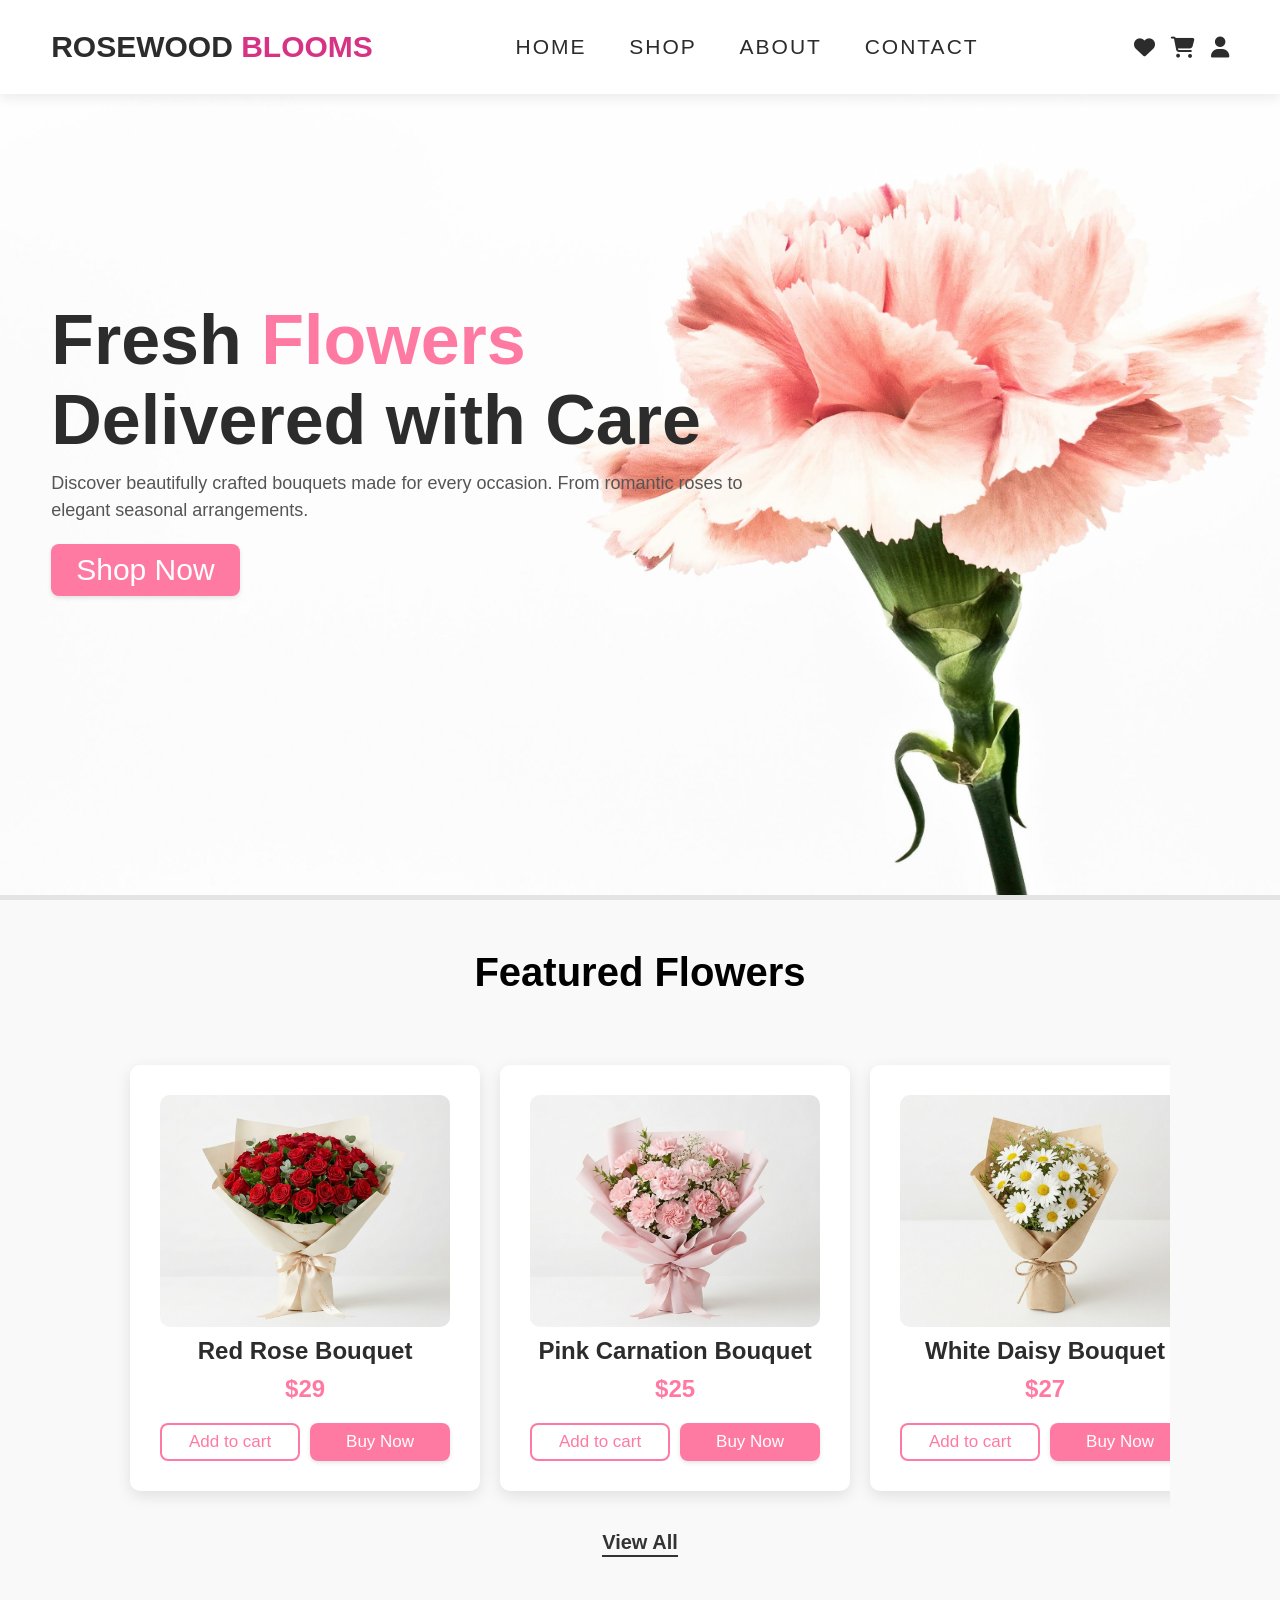
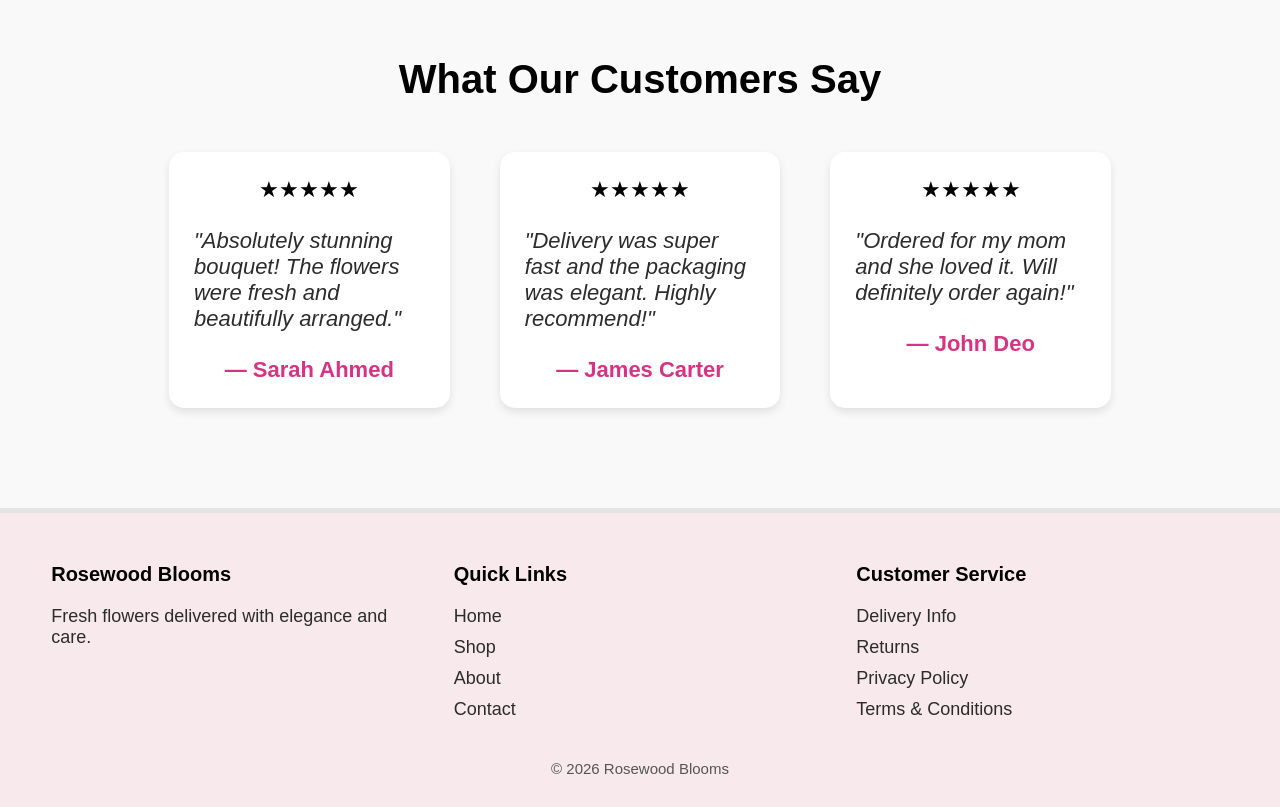
<file: index.html>
<!DOCTYPE html>
<html lang="en">
<head>
  <meta charset="UTF-8">
  <meta name="viewport" content="width=device-width, initial-scale=1.0">
  <title>Rosewood Blooms</title>

  <link rel="stylesheet" href="css/style.css">
  <link rel="stylesheet" href="css/responsive.css">

  <link rel="stylesheet" href="https://cdnjs.cloudflare.com/ajax/libs/font-awesome/6.5.0/css/all.min.css">

</head>
<body>
 
  <!-- header section start -->

  <header>

    <input type="checkbox" name="" id="toggler">
    <label for="toggler" class="fas fa-bars"></label>

    <a href="index.html" class="logo">ROSEWOOD <span>BLOOMS</span></a>

    <nav class="navbar">
      <a href="index.html">HOME</a>
      <a href="shop.html">SHOP</a>
      <a href="about.html">ABOUT</a>
      <a href="contact.html">CONTACT</a>
    </nav>

    <div class="icons">
      <a href="#" class="fas fa-heart"></a>
      <a href="#" class="fas fa-shopping-cart" id="cartIcon"><span class="item-count"></span></a>
      <a href="#" class="fas fa-user" id="userIcon"></a>

      <div class="dropdown-menu" id="dropdownMenu">
        <a href="account.html">Login</a>
        <a href="account.html">Register</a>
        <!-- <a href="#">Account</a>
        <a href="#">Logout</a> -->
      </div>
    </div>

  </header>

  <!-- header section end -->

  <!-- cart drawer section start -->

  <div class="cart">
    <h2 class="cart-title">Your Cart</h2>
    <div class="cart-content"> 
      <!-- <div class="cart-box">
        <img src="images/products/cherry-blossom-style-bouquet.png" alt="" class="cart-img">
        <div class="cart-detail">
          <h2 class="cart-product-title">Cherry blossom</h2>
          <span class="cart-price">$100</span>
          <div class="cart-quantity">
            <button id="decrement">-</button>
            <span class="number">1</span>
            <button id="increment">+</button>
          </div>
        </div>
        <i class="fa fa-trash cart-remove"></i>
      </div> -->     
    </div>
    <div class="total">
      <div class="total-title">Total</div>
      <div class="total-price">$0</div>
    </div>
    <button class="btn-buy">Buy Now</button>
    <i class="fa fa-window-close" id="cart-close"></i>
  </div>

  <!-- cart drawer section end -->

  <!-- home section start -->

  <section class="home" id="home">

    <div class="content">
      <h3>Fresh <span>Flowers</span><br>Delivered with Care</h3>
      <p>
        Discover beautifully crafted bouquets made for every occasion.
        From romantic roses to elegant seasonal arrangements.
      </p>
      <a href="#" class="btn">Shop Now</a>
    </div>

  </section>

  <!-- home section end -->

  <!-- featured section start -->
  
  <section class="featured">
    <div class="featured-container">
      <h1>Featured Flowers</h1>
      <div id="featured-products"   class="product-grid"></div>
      <a href="shop.html" class="view-all">View All</a>
    </div>
  </section>

  <!-- featured section end -->

  <!-- review section start -->

  <section class="reviews" id="reviews">

    <h1>What Our Customers Say</h1>

    <div class="review-container">
      <div class="review-card">
        <div class="stars">★★★★★</div>
        <p>"Absolutely stunning bouquet! The flowers were fresh and beautifully arranged."</p>
        <h4>— Sarah Ahmed</h4>
      </div> 
      <div class="review-card">
        <div class="stars">★★★★★</div>
        <p>"Delivery was super fast and the packaging was elegant. Highly recommend!"</p>
        <h4>— James Carter</h4>
      </div> 
      <div class="review-card">
        <div class="stars">★★★★★</div>
        <p>"Ordered for my mom and she loved it. Will definitely order again!"</p>
        <h4>— John Deo</h4>
      </div>
    </div>

  </section>

  <!-- review section end -->

  <!-- footer section start -->

  <footer class="footer">

    <div class="footer-container">

      <div class="footer-col">
        <h3>Rosewood Blooms</h3>
        <p>Fresh flowers delivered with elegance and care.</p>
      </div>

      <div class="footer-col">
        <h3>Quick Links</h3>
        <a href="index.html">Home</a>
        <a href="shop.html">Shop</a>
        <a href="about.html">About</a>
        <a href="contact.html">Contact</a>
      </div>

      <div class="footer-col">
        <h3>Customer Service</h3>
        <a href="#">Delivery Info</a>
        <a href="#">Returns</a>
        <a href="#">Privacy Policy</a>
        <a href="#">Terms & Conditions</a>
      </div>

    </div>

    <div class="footer-bottom">
      <p>© 2026 Rosewood Blooms</p>
    </div>

  </footer>

  <!-- footer section end -->

  <script src="js/script.js"></script>

</body>
</html>
</file>
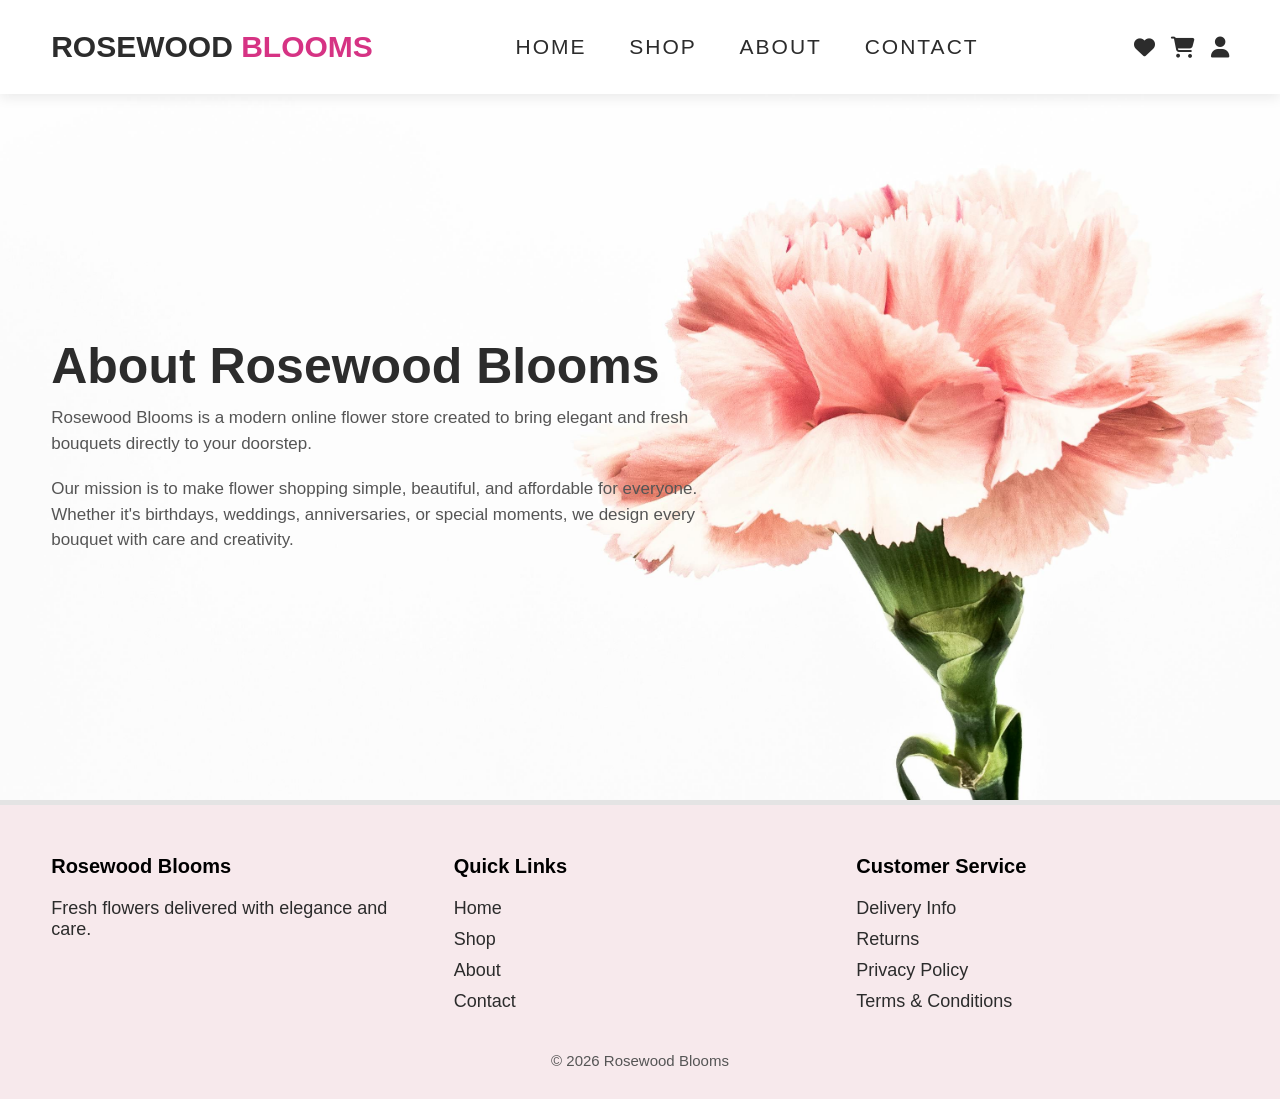
<file: about.html>
<!DOCTYPE html>
<html lang="en">
<head>
  <meta charset="UTF-8">
  <meta name="viewport" content="width=device-width, initial-scale=1.0">
  <title>Rosewood Blooms</title>

  <link rel="stylesheet" href="css/style.css">
  <link rel="stylesheet" href="css/responsive.css">

  <link rel="stylesheet" href="https://cdnjs.cloudflare.com/ajax/libs/font-awesome/6.5.0/css/all.min.css">

</head>
<body>
 
  <!-- header section start -->

  <header>

    <input type="checkbox" name="" id="toggler">
    <label for="toggler" class="fas fa-bars"></label>

    <a href="index.html" class="logo">ROSEWOOD <span>BLOOMS</span></a>

    <nav class="navbar">
      <a href="index.html">HOME</a>
      <a href="shop.html">SHOP</a>
      <a href="about.html">ABOUT</a>
      <a href="contact.html">CONTACT</a>
    </nav>

    <div class="icons">
      <a href="#" class="fas fa-heart"></a>
      <a href="#" class="fas fa-shopping-cart" id="cartIcon"><span class="item-count"></span></a>
      <a href="#" class="fas fa-user" id="userIcon"></a>

      <div class="dropdown-menu" id="dropdownMenu">
        <a href="account.html">Login</a>
        <a href="account.html">Register</a>
        <!-- <a href="#">Account</a>
        <a href="#">Logout</a> -->
      </div>
    </div>

  </header>

  <!-- header section end -->

  <!-- cart drawer section start -->

  <div class="cart">
    <h2 class="cart-title">Your Cart</h2>
    <div class="cart-content">      
    </div>
    <div class="total">
      <div class="total-title">Total</div>
      <div class="total-price">$0</div>
    </div>
    <button class="btn-buy">Buy Now</button>
    <i class="fa fa-window-close" id="cart-close"></i>
  </div>

  <!-- cart drawer section end -->

  <!-- about section start -->

    <section class="about" id="about">

      <div class="content">
        <h3>About Rosewood Blooms</h3>

        <p>
          Rosewood Blooms is a modern online flower store created to bring
          elegant and fresh bouquets directly to your doorstep.
        </p>

        <p>
          Our mission is to make flower shopping simple, beautiful, and
          affordable for everyone. Whether it's birthdays, weddings,
          anniversaries, or special moments, we design every bouquet
          with care and creativity.
        </p>
      </div>

    </section>

  <!-- about section end -->

    <!-- footer section start -->

  <footer class="footer">

    <div class="footer-container">

      <div class="footer-col">
        <h3>Rosewood Blooms</h3>
        <p>Fresh flowers delivered with elegance and care.</p>
      </div>

      <div class="footer-col">
        <h3>Quick Links</h3>
        <a href="index.html">Home</a>
        <a href="shop.html">Shop</a>
        <a href="about.html">About</a>
        <a href="contact.html">Contact</a>
      </div>

      <div class="footer-col">
        <h3>Customer Service</h3>
        <a href="#">Delivery Info</a>
        <a href="#">Returns</a>
        <a href="#">Privacy Policy</a>
        <a href="#">Terms & Conditions</a>
      </div>

    </div>

    <div class="footer-bottom">
      <p>© 2026 Rosewood Blooms</p>
    </div>

  </footer>

  <!-- footer section end -->

  <script src="js/script.js"></script>

</body>
</html>
</file>
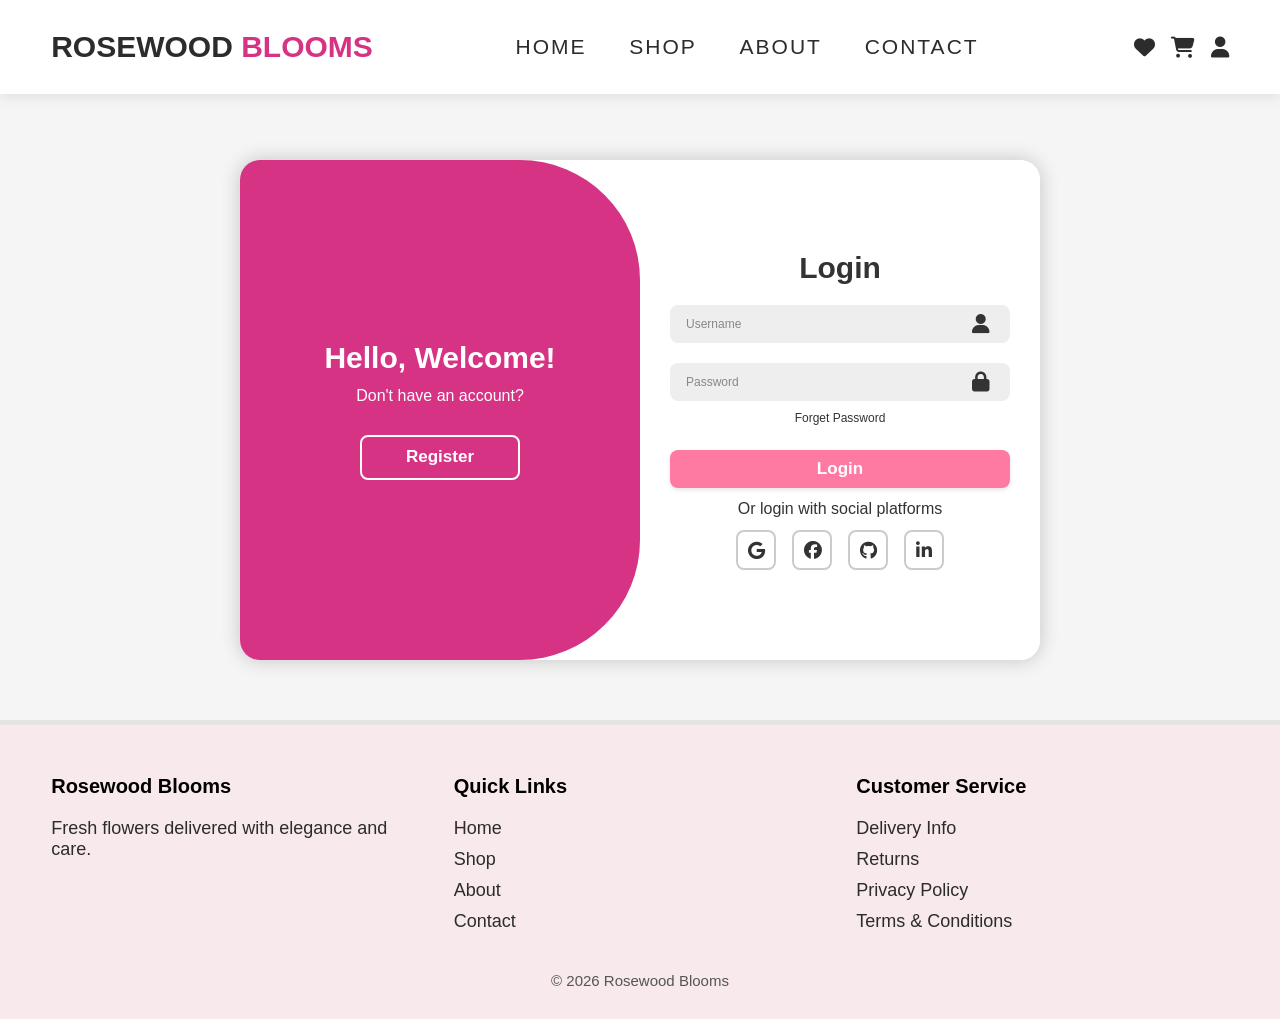
<file: account.html>
<!DOCTYPE html>
<html lang="en">
<head>
  <meta charset="UTF-8">
  <meta name="viewport" content="width=device-width, initial-scale=1.0">
  <title>Rosewood Blooms</title>

  <link rel="stylesheet" href="css/style.css">
  <link rel="stylesheet" href="css/responsive.css">

  <link rel="stylesheet" href="https://cdnjs.cloudflare.com/ajax/libs/font-awesome/6.5.0/css/all.min.css">

</head>
<body>
 
  <!-- header section start -->

  <header>

    <input type="checkbox" name="" id="toggler">
    <label for="toggler" class="fas fa-bars"></label>

    <a href="index.html" class="logo">ROSEWOOD <span>BLOOMS</span></a>

    <nav class="navbar">
      <a href="index.html">HOME</a>
      <a href="shop.html">SHOP</a>
      <a href="about.html">ABOUT</a>
      <a href="contact.html">CONTACT</a>
    </nav>

    <div class="icons">
      <a href="#" class="fas fa-heart"></a>
      <a href="#" class="fas fa-shopping-cart" id="cartIcon"><span class="item-count"></span></a>
      <a href="#" class="fas fa-user" id="userIcon"></a>

      <div class="dropdown-menu" id="dropdownMenu">
        <a href="account.html">Login</a>
        <a href="account.html">Register</a>
        <!-- <a href="#">Account</a>
        <a href="#">Logout</a> -->
      </div>
    </div>

  </header>

  <!-- header section end -->

  <!-- cart drawer section start -->

  <div class="cart">
    <h2 class="cart-title">Your Cart</h2>
    <div class="cart-content">      
    </div>
    <div class="total">
      <div class="total-title">Total</div>
      <div class="total-price">$0</div>
    </div>
    <button class="btn-buy">Buy Now</button>
    <i class="fa fa-window-close" id="cart-close"></i>
  </div>

  <!-- cart drawer section end -->

  <!-- account section start -->

<section class="account">
    <div class="acc-container">
    <!-- Login Form -->
    <div class="form-box login">
      <form action="#">
        <h1>Login</h1>
        <div class="input-box">
          <input type="text" placeholder="Username" required>
          <i class="fa-solid fa-user"></i>
        </div>
        <div class="input-box">
          <input type="password" placeholder="Password" required>
          <i class="fa-solid fa-lock"></i>
        </div>
        <div class="forgot-link">
          <a href="#">Forget Password</a>
        </div>
        <button type="submit" class="btn">Login</button>
        <p>Or login with social platforms</p>
        <div class="social-icons">
          <a href="#">
            <i class="fa-brands fa-google"></i>
          </a>
          <a href="#">
            <i class="fa-brands fa-facebook"></i>
          </a>
          <a href="#">
            <i class="fa-brands fa-github"></i>
          </a>
          <a href="#">
            <i class="fa-brands fa-linkedin-in"></i>
          </a>
        </div>
      </form>
    </div>

    <!-- Register Form -->
    <div class="form-box register">
      <form action="#">
        <h1>Registration</h1>
        <div class="input-box">
          <input type="text" placeholder="Username" required>
          <i class="fa-solid fa-user"></i>
        </div>
        <div class="input-box">
          <input type="email" placeholder="Email" required>
          <i class="fa-solid fa-envelope"></i>
        </div>
        <div class="input-box">
          <input type="password" placeholder="Password" required>
          <i class="fa-solid fa-lock"></i>
        </div>
        
        <button type="submit" class="btn">Register</button>
        <p>Or register with social platforms</p>
        <div class="social-icons">
          <a href="#">
            <i class="fa-brands fa-google"></i>
          </a>
          <a href="#">
            <i class="fa-brands fa-facebook-f"></i>
          </a>
          <a href="#">
            <i class="fa-brands fa-github"></i>
          </a>
          <a href="#">
            <i class="fa-brands fa-linkedin-in"></i>
          </a>
        </div>
      </form>
    </div>

    <!-- Toggle Box -->
    <div class="toggle-box">

      <!-- Toggle Box Left -->
        <div class="toggle-panel toggle-left">
          <h1>Hello, Welcome!</h1>
          <p>Don't have an account?</p>
          <button class="btn register-btn">Register</button>
        </div>

      <!-- Toggle Box Right -->
        <div class="toggle-panel toggle-right">
          <h1>Welcome Back!</h1>
          <p>Already have an account?</p>
          <button class="btn login-btn">Login</button>
        </div>

    </div>
    
    
  </div>
  </section>

  <!-- account section end -->

  <!-- footer section start -->

  <footer class="footer">

    <div class="footer-container">

      <div class="footer-col">
        <h3>Rosewood Blooms</h3>
        <p>Fresh flowers delivered with elegance and care.</p>
      </div>

      <div class="footer-col">
        <h3>Quick Links</h3>
        <a href="index.html">Home</a>
        <a href="shop.html">Shop</a>
        <a href="about.html">About</a>
        <a href="contact.html">Contact</a>
      </div>

      <div class="footer-col">
        <h3>Customer Service</h3>
        <a href="#">Delivery Info</a>
        <a href="#">Returns</a>
        <a href="#">Privacy Policy</a>
        <a href="#">Terms & Conditions</a>
      </div>

    </div>

    <div class="footer-bottom">
      <p>© 2026 Rosewood Blooms</p>
    </div>

  </footer>

  <!-- footer section end -->

  <script src="js/script.js"></script>

</body>
</html>
</file>
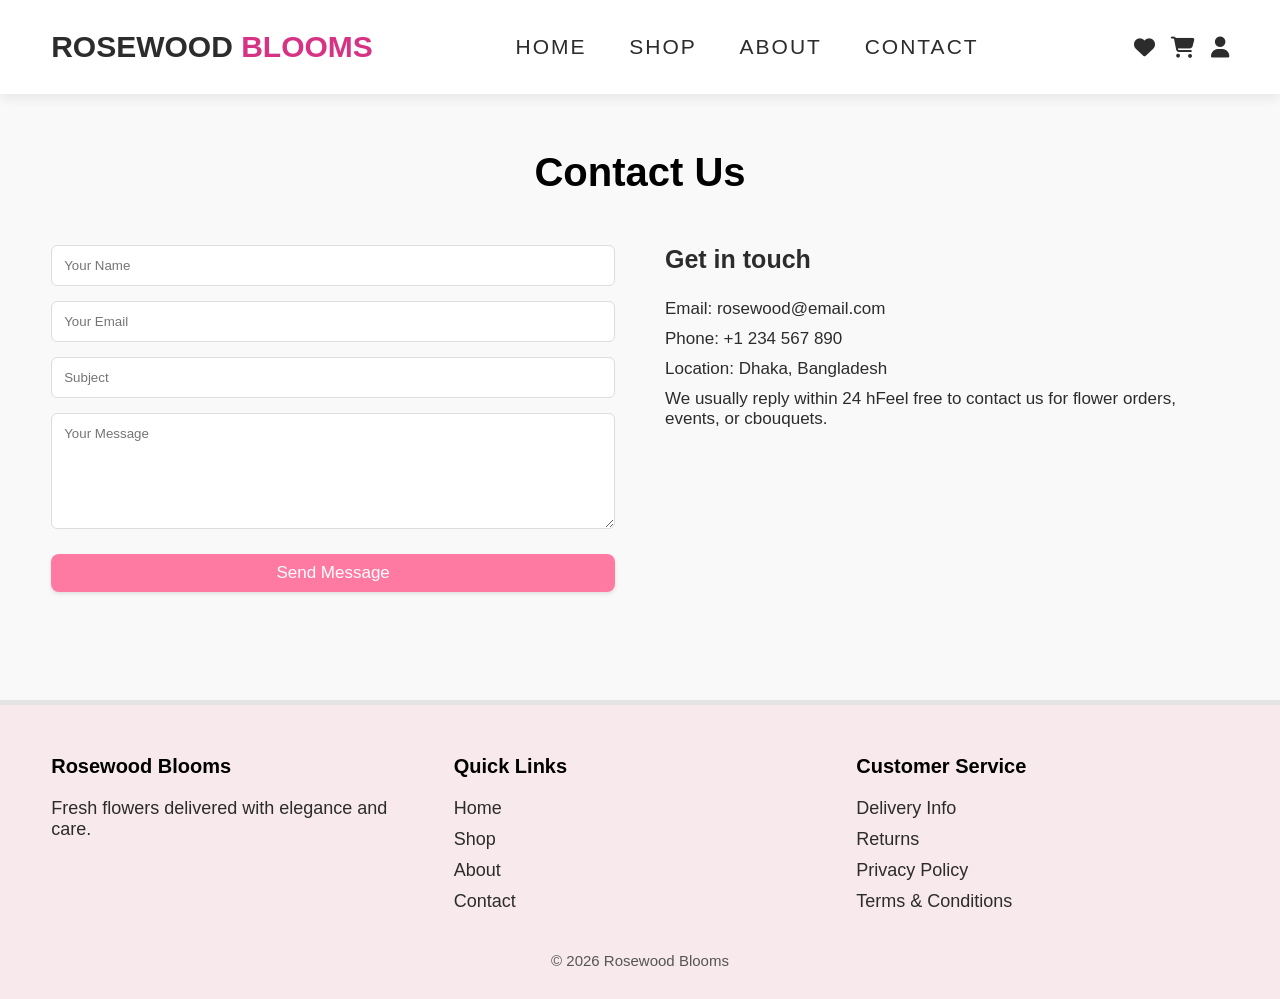
<file: contact.html>
<!DOCTYPE html>
<html lang="en">
<head>
  <meta charset="UTF-8">
  <meta name="viewport" content="width=device-width, initial-scale=1.0">
  <title>Rosewood Blooms</title>

  <link rel="stylesheet" href="css/style.css">
  <link rel="stylesheet" href="css/responsive.css">

  <link rel="stylesheet" href="https://cdnjs.cloudflare.com/ajax/libs/font-awesome/6.5.0/css/all.min.css">

</head>
<body>
 
  <!-- header section start -->

  <header>

    <input type="checkbox" name="" id="toggler">
    <label for="toggler" class="fas fa-bars"></label>

    <a href="index.html" class="logo">ROSEWOOD <span>BLOOMS</span></a>

    <nav class="navbar">
      <a href="index.html">HOME</a>
      <a href="shop.html">SHOP</a>
      <a href="about.html">ABOUT</a>
      <a href="contact.html">CONTACT</a>
    </nav>

    <div class="icons">
      <a href="#" class="fas fa-heart"></a>
      <a href="#" class="fas fa-shopping-cart" id="cartIcon"><span class="item-count"></span></a>
      <a href="#" class="fas fa-user" id="userIcon"></a>

      <div class="dropdown-menu" id="dropdownMenu">
        <a href="account.html">Login</a>
        <a href="account.html">Register</a>
        <!-- <a href="#">Account</a>
        <a href="#">Logout</a> -->
      </div>
    </div>

  </header>

  <!-- header section end -->

  <!-- cart drawer section start -->

  <div class="cart">
    <h2 class="cart-title">Your Cart</h2>
    <div class="cart-content">      
    </div>
    <div class="total">
      <div class="total-title">Total</div>
      <div class="total-price">$0</div>
    </div>
    <button class="btn-buy">Buy Now</button>
    <i class="fa fa-window-close" id="cart-close"></i>
  </div>

  <!-- cart drawer section end -->

  <!-- contact section start -->

  <section class="contact" id="contact">

    <h1>Contact Us</h1>

    <div class="content">

      <form action="#">
        <input type="text" name="name" placeholder="Your Name" required>
        <input type="email" name="email" placeholder="Your Email" required>
        <input type="text" name="subject" placeholder="Subject">
        <textarea name="message" placeholder="Your Message" rows="6"></textarea>

        <button type="submit" class="btn">Send Message</button>
      </form>

      <div class="info">
        <h3>Get in touch</h3>

        <p>Email: rosewood@email.com</p>
        <p>Phone: +1 234 567 890</p>
        <p>Location: Dhaka, Bangladesh</p>

        <p>
         We usually reply within 24 hFeel free to contact us for flower orders, events, or cbouquets.
        </p>
      </div>

    </div>

  </section>

  <!-- contact section end -->

    <!-- footer section start -->

  <footer class="footer">

    <div class="footer-container">

      <div class="footer-col">
        <h3>Rosewood Blooms</h3>
        <p>Fresh flowers delivered with elegance and care.</p>
      </div>

      <div class="footer-col">
        <h3>Quick Links</h3>
        <a href="index.html">Home</a>
        <a href="shop.html">Shop</a>
        <a href="about.html">About</a>
        <a href="contact.html">Contact</a>
      </div>

      <div class="footer-col">
        <h3>Customer Service</h3>
        <a href="#">Delivery Info</a>
        <a href="#">Returns</a>
        <a href="#">Privacy Policy</a>
        <a href="#">Terms & Conditions</a>
      </div>

    </div>

    <div class="footer-bottom">
      <p>© 2026 Rosewood Blooms</p>
    </div>

  </footer>

  <!-- footer section end -->

  <script src="js/script.js"></script>

</body>
</html>
</file>
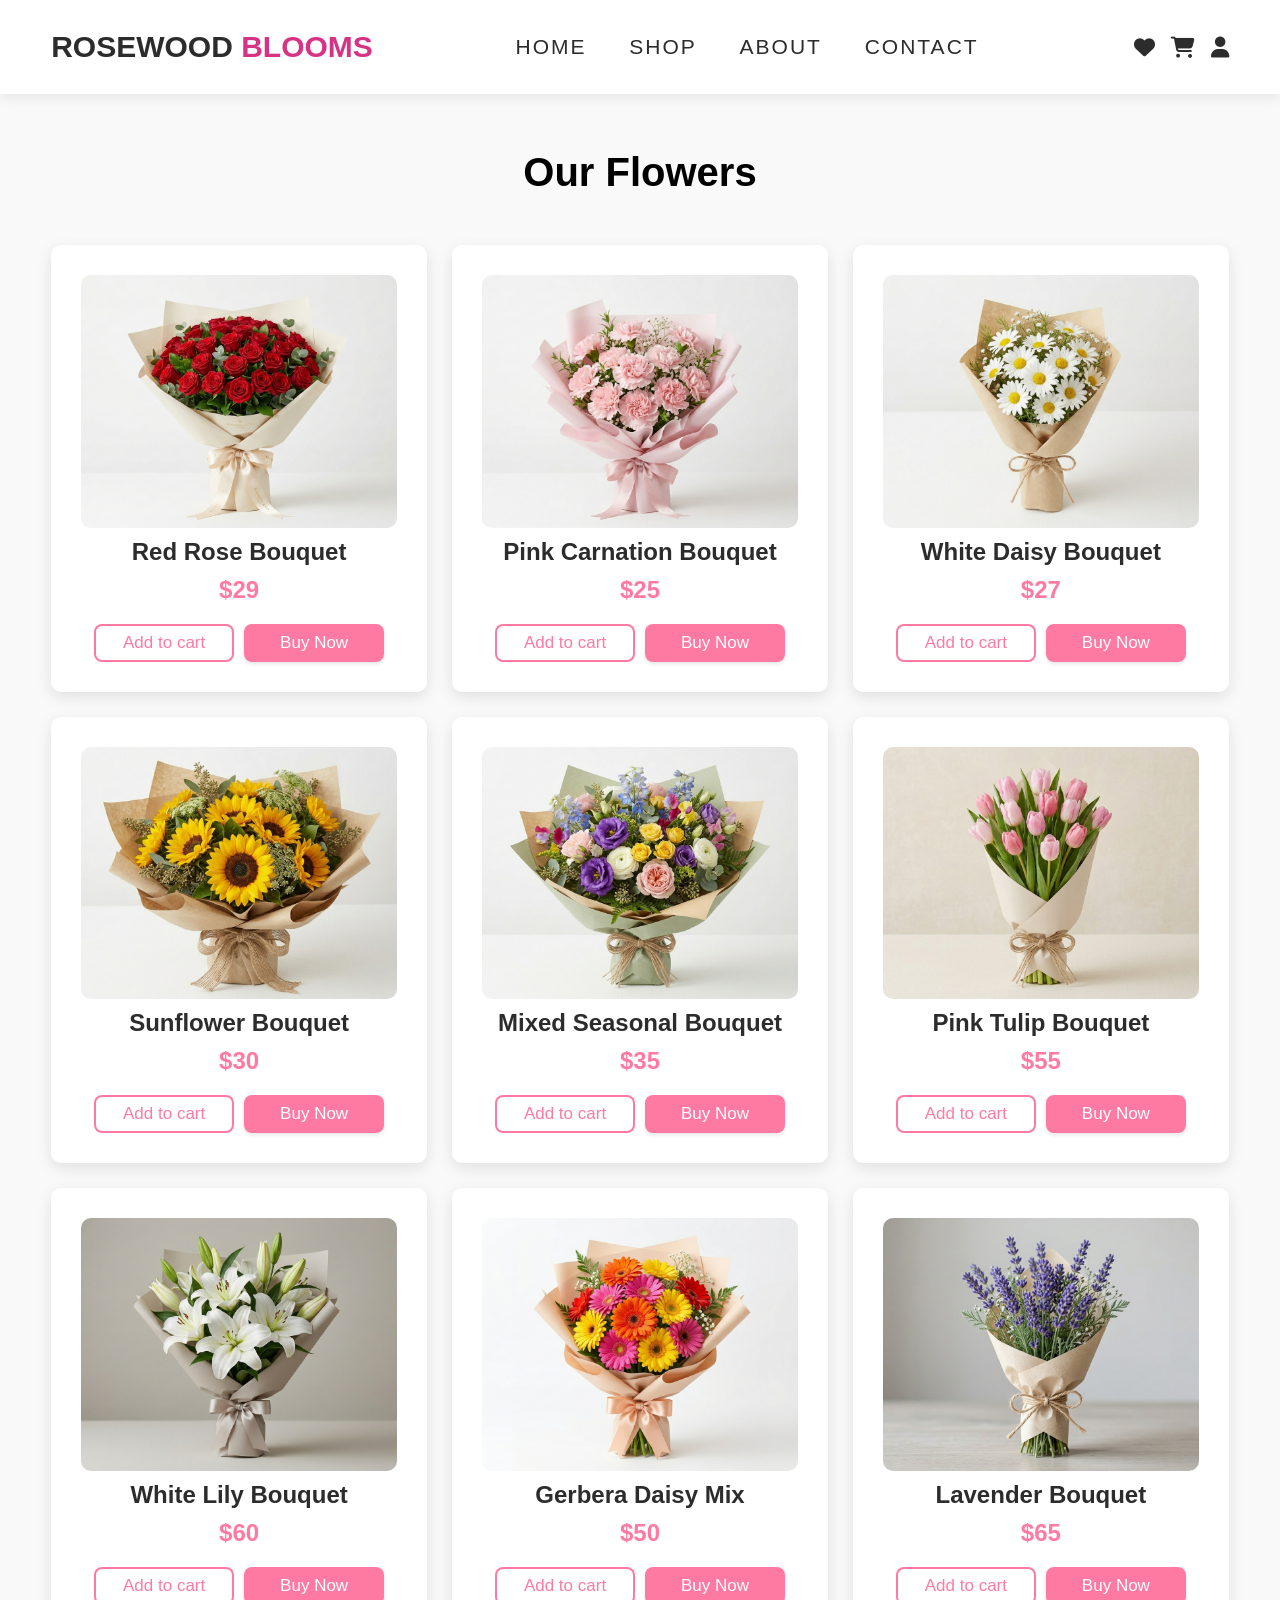
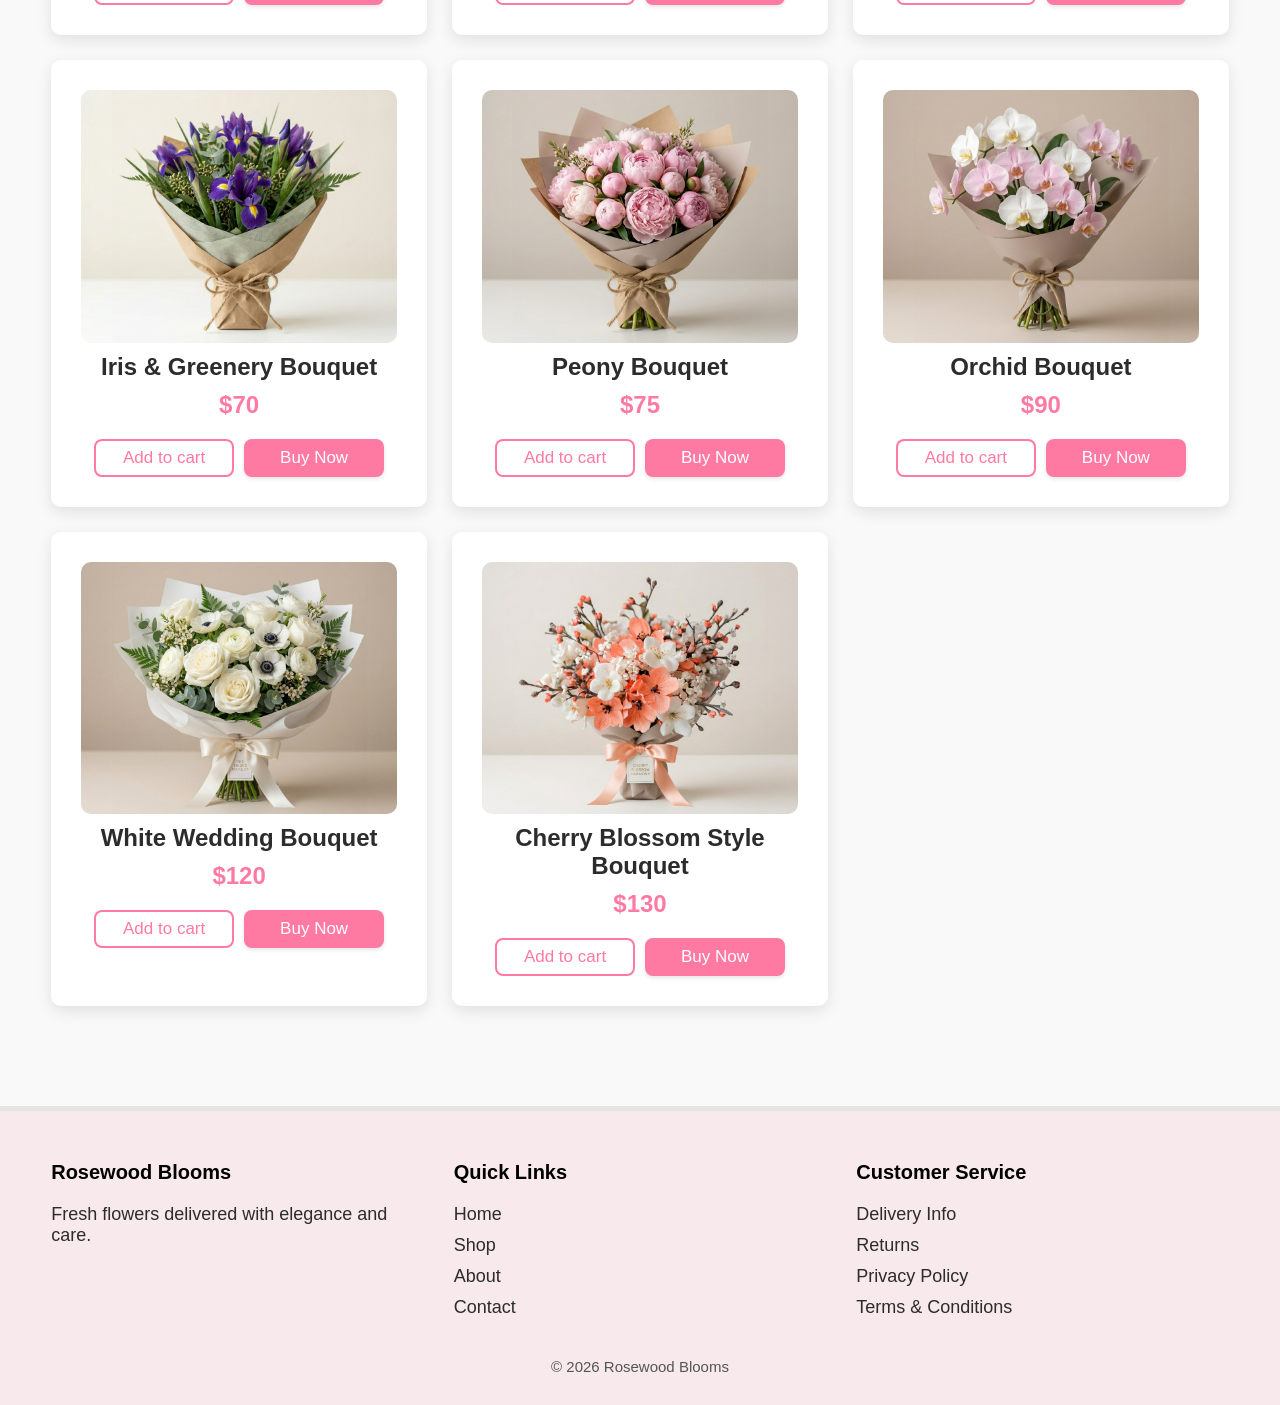
<file: shop.html>
<!DOCTYPE html>
<html lang="en">
<head>
  <meta charset="UTF-8">
  <meta name="viewport" content="width=device-width, initial-scale=1.0">
  <title>Rosewood Blooms</title>

  <link rel="stylesheet" href="css/style.css">
  <link rel="stylesheet" href="css/responsive.css">

  <link rel="stylesheet" href="https://cdnjs.cloudflare.com/ajax/libs/font-awesome/6.5.0/css/all.min.css">

</head>
<body>
 
  <!-- header section start -->

  <header>

    <input type="checkbox" name="" id="toggler">
    <label for="toggler" class="fas fa-bars"></label>

    <a href="index.html" class="logo">ROSEWOOD <span>BLOOMS</span></a>

    <nav class="navbar">
      <a href="index.html">HOME</a>
      <a href="shop.html">SHOP</a>
      <a href="about.html">ABOUT</a>
      <a href="contact.html">CONTACT</a>
    </nav>

    <div class="icons">
      <a href="#" class="fas fa-heart"></a>
      <a href="#" class="fas fa-shopping-cart" id="cartIcon"><span class="item-count"></span></a>
      <a href="#" class="fas fa-user" id="userIcon"></a>

      <div class="dropdown-menu" id="dropdownMenu">
        <a href="account.html">Login</a>
        <a href="account.html">Register</a>
        <!-- <a href="#">Account</a>
        <a href="#">Logout</a> -->
      </div>
    </div>

  </header>

  <!-- header section end -->

  <!-- cart drawer section start -->

  <div class="cart">
    <h2 class="cart-title">Your Cart</h2>
    <div class="cart-content">
      <!-- <div class="cart-box">
        <img src="images/products/cherry-blossom-style-bouquet.png" alt="" class="cart-img">
        <div class="cart-detail">
          <h2 class="cart-product-title">Cherry blossom</h2>
          <span class="cart-price">$100</span>
          <div class="cart-quantity">
            <button id="decrement">-</button>
            <span class="number">1</span>
            <button id="increment">+</button>
          </div>
        </div>
        <i class="fa fa-trash cart-remove"></i>
      </div> -->
    </div>
    <div class="total">
      <div class="total-title">Total</div>
      <div class="total-price">$0</div>
    </div>
    <button class="btn-buy">Buy Now</button>
    <i class="fa fa-window-close" id="cart-close"></i>
  </div>

  <!-- cart drawer section end -->

  <!-- shop section start -->

  <section class="shop" id="shop">

    <h1>Our Flowers</h1>

    <div class="product-grid" id="products"></div>

  </section>

  <!-- shop section end -->

    <!-- footer section start -->

  <footer class="footer">

    <div class="footer-container">

      <div class="footer-col">
        <h3>Rosewood Blooms</h3>
        <p>Fresh flowers delivered with elegance and care.</p>
      </div>

      <div class="footer-col">
        <h3>Quick Links</h3>
        <a href="index.html">Home</a>
        <a href="shop.html">Shop</a>
        <a href="about.html">About</a>
        <a href="contact.html">Contact</a>
      </div>

      <div class="footer-col">
        <h3>Customer Service</h3>
        <a href="#">Delivery Info</a>
        <a href="#">Returns</a>
        <a href="#">Privacy Policy</a>
        <a href="#">Terms & Conditions</a>
      </div>

    </div>

    <div class="footer-bottom">
      <p>© 2026 Rosewood Blooms</p>
    </div>

  </footer>

  <!-- footer section end -->

  <script src="js/script.js"></script>

</body>
</html>
</file>
<file: css/style.css>
:root {
  --primary: #d63384;   /* main brand (pink) */
  --primary-light: #ff7aa2;
  --text-main: #2C2C2C;
}

@import url('https://fonts.googleapis.com/css2?family=Poppins:ital,wght@0,400;0,500;0,600;0,700;1,400;1,500;1,600;1,700&display=swap');


*,
*::before,
*::after {
  box-sizing: border-box;
}

* {
  margin: 0;
  padding: 0;  
  font-family: 'Poppins', Arial, sans-serif;
  outline: none;
  border: none;
  text-decoration: none;
  transition: 0.2s linear;
}

html {
  font-size: 62.5%;
  scroll-behavior: smooth;  /* probably not needed */
  scroll-padding: 6rem; /* probably not needed */   
}

/* Buttons */

.btn {
  display: inline-block;
  margin-top: 1rem;
  border-radius: 0.8rem;
  background: var(--primary-light);
  color: #fff;
  padding: 0.9rem 2.5rem;
  cursor: pointer;
  font-size: 1.7rem;
  box-shadow: 0 0.2rem 0.4rem rgba(0,0,0,0.1);
}

.btn:hover {
  background: var(--primary);
}

/* Header section */

header {
  position: fixed;
  top: 0;
  left: 0;
  right: 0;
  background: #fff;
  padding: 3rem 4%;
  display: flex;
  align-items: center;
  justify-content: space-between;
  box-shadow: 0 .4rem 1.2rem rgba(0,0,0,0.08);
  z-index: 1000;  
}

header .logo {
  font-size: 3rem;
  font-weight: 600;
  color: var(--text-main);
}

header .logo span {
  color: var(--primary);
}

header .navbar a {
  font-size: 2.1rem;
  margin: 0 2rem;
  color: var(--text-main);
  /* font-weight: 600; */
  letter-spacing: 0.2rem;   
  position: relative;    
}

header .navbar a::after {
  content: '';
  position: absolute;
  left: 0;
  bottom: -5px;
  width: 0%;
  height: 3px;
  background: var(--text-main);
  transition: 0.3s;
}

header .navbar a:hover::after {
  width: 100%;
}

header .navbar a:hover {
  color: var(--primary);
}

header .icons a {
  font-size: 2.1rem;
  color: var(--text-main);
  margin-left: 1.3rem;
}

header .icons a:hover {
  color: var(--primary);
}

header #toggler {
  display: none;  
}

header .fa-bars {
  font-size: 3rem;
  color: var(--text-main);
  padding: 0.5rem 1.5rem;
  cursor: pointer;
  display: none;
}

/* Home section */

section {
  padding: 2rem 4%;
}

.home {
  display: flex;
  align-items: center;
  min-height: 100vh;
  background: url(../images/hero-image.jpg) no-repeat;
  background-size: cover;
  background-position: center;
  border-bottom: 5px solid #e4e4e4;
}

.home .content {
  max-width: 70rem;
}

.home .content h3 {
  font-size: 7rem;
  color: var(--text-main);
}

.home .content span {
  color: var(--primary-light);
}

.home .content p {
  font-size: 1.8rem;
  color: #555;
  padding: 1rem 0;
  line-height: 1.5;
}

.home .content .btn {
  font-size: 3rem;
}

/* About section */

.about {
  display: flex;
  align-items: center;
  min-height: 100vh;
  background: url(../images/hero-image.jpg) no-repeat;
  background-size: cover;
  background-position: center;
  margin-bottom: -10rem;
}

.about .content {
  max-width: 70rem;
}

.about .content h3 {
  font-size: 5rem;
  color: var(--text-main);
}

.about .content span {
  color: var(--primary-light);
}

.about .content p {
  font-size: 1.7rem;
  color: #555;
  padding: 1rem 0;
  line-height: 1.5;  
}

/* Contact section */

.contact{
  padding: 2rem 4%;
  display: flex;
  flex-direction: column;
  padding-top: 15rem;
  min-height: 100vh;
  background:#f9f9f9;  
  margin-bottom: -20rem;
}

.contact h1{
  font-size: 4rem;
  text-align: center;
  margin-bottom: 5rem;
}

.contact .content {
  display: flex;
  gap: 5rem;
  justify-content: center;
}

.contact .content form {
  flex: 1;
  display: flex;
  flex-direction: column;
  gap: 1.5rem;
}

.contact .content form input,
.contact .content form textarea {
  padding: 1.2rem;
  border: 1px solid #ddd;
  border-radius: 6px;
}

.contact .content .info {
  flex: 1;
  text-align: left;
}

.contact .content .info h3 {
  font-size: 2.5rem;
  color: var(--text-main);
  margin-bottom: 2rem;
}

.contact .content .info p {
  font-size: 1.7rem;
  color: var(--text-main);
  padding: 0.5rem 0;
}

/* Shop section */

.shop {
  padding: 10rem 4%;
  display: flex;
  flex-direction: column;
  padding-top: 15rem;
  background:#f9f9f9;  
}

.shop h1 {
  font-size: 4rem;
  text-align: center;
  margin-bottom: 5rem;
}

.product-grid {
  display: grid;
  grid-template-columns: repeat(auto-fit,minmax(36rem, 1fr));
  gap: 2.5rem;
}

.product-card {
  background: white;
  padding: 3rem;
  border-radius: 1rem;
  box-shadow: 0 0.5rem 1.5rem rgba(0,0,0,0.1);
  transition: 0.3s;
  display: flex;
  flex-direction: column;
  align-items: center;
  transition: 0.3s;
  gap: 1rem;
}


.product-card:hover {
  transform: translateY(-0.6rem);
}

.product-card img {
  width: 100%;
  aspect-ratio: 5/4;
  object-fit: cover;
  border-radius: 1rem;
}

.product-card h3 {
  color: var(--text-main);
  font-size: 2.4rem;
  text-align: center;
}

.product-card .price {
  color: var(--primary-light);
  font-size: 2.4rem;
  font-weight: 600;
}

.product-card .btn-container {
  display: flex;
  align-items: center;
  justify-content: center;
  gap: 1rem;
}

.product-card .btn.add-cart {
  background: #fff;
  box-shadow: inset 0 0 0 2px var(--primary-light);
  color: var(--primary-light);
}

.product-card .btn.add-cart:hover {
  background: var(--primary);
  box-shadow: inset 0 0 0 2px var(--primary);
  color: #fff;
}

.product-card .btn {
  width: 14rem;
  transition: 0.3s;
}

.product-card .btn:hover {
  transform: scale(1.02);
}



/* Review Section */

.reviews {  
  padding: 5rem 4%;
  padding-bottom: 10rem;
  display: flex;
  flex-direction: column;
  justify-content: center;
  align-items: center;
  background:#f9f9f9;
}

.reviews h1 {
  font-size: 4rem;
  text-align: center;
  margin-bottom: 5rem;
}

.review-container {
  width: 80%;  
  display: flex;
  gap: 5rem;
  justify-content: center;
  /* flex-wrap: wrap; */
}

.review-card {  
  background: #fff;
  padding: 2.5rem;  
  border-radius: 1.5rem;
  box-shadow: 0 0.4rem 0.8rem rgba(0,0,0,0.1);
  transition: transform 0.3s;
  display: flex;
  flex-direction: column;
  align-items: center;  
  gap: 2.5rem;
  flex: 1;
}

.review-card:hover {
  transform: translateY(-5px);
}

.review-card .stars {
  font-size: 2.2rem;
}

.review-card p {
  font-style: italic;
  font-size: 2.2rem;    
  color: var(--text-main);
}

.review-card h4 {
  color: var(--primary);
  font-size: 2.2rem;
  font-weight: 600;
}

/* Footer section */

.footer {
  padding: 5rem 4%;
  display: flex;
  flex-direction: column;
  background-color: #F7E9EC;
  border-top: 5px solid #e4e4e4;
}

.footer-container {
  display: flex;
  justify-content: space-between;
  flex-wrap: wrap;
  gap: 3rem;
}

.footer-col {
  flex: 1;
  display: flex;
  flex-direction: column;
  
}

.footer-col h3{
  font-size: 2rem;
  margin-bottom: 2rem;
  
}

.footer-col a,
.footer-col p {
  font-size: 1.8rem;
  text-decoration: none;
  color: var(--text-main);
  margin-bottom: 1rem;
  width: fit-content;
}

.footer-col a:hover {
  text-decoration: underline;
}

.footer-bottom {
  text-align:center;
  font-size: 1.5rem;
  margin-top: 3rem;
  margin-bottom: -2rem;
  color: #555;
}

/* Featured Section */

.featured {
  padding: 5rem 4%;  
  background:#f9f9f9;
  display: flex;
  justify-content: center;
  align-items: center;
}

.featured-container {
  max-width: 130rem;  
  /* margin: 0 auto; */
  display: flex;
  flex-direction: column;
  justify-content: center;
  align-items: center;
}

.featured h1 {
  font-size: 4rem;
  text-align: center;
  margin-bottom: 5rem;
}

.featured .product-grid{
  width: 90%;
  display: flex;
  padding: 2rem;
  gap: 2rem;
  overflow-x: auto;
}

.featured .product-card{
  flex:0 0 calc(33.333% - 2rem); 
}

.featured .product-card img {
  width: 100%;
  aspect-ratio: 5/4;
  object-fit: cover;
  border-radius: 1rem;
}

.view-all {
  display: inline-block;
  margin-top: 2rem;
  font-size: 2rem;
  font-weight: 600;
  color:#333;
  text-decoration: none;
  border-bottom: 0.2rem solid #333;
  padding-bottom: 0.1rem;
  transition: 0.3s;
}

.view-all:hover {
  opacity: 0.6;
}


/* Account Section */

.icons {
  position: relative;
}

.dropdown-menu {
  position: absolute;
  top: 100%;
  right: 0;  
  min-width: 16rem;
  z-index: 1001;
  display: none;
  margin-top: 1rem;
}

.dropdown-menu a {
  display: block;
  width: 100%;
  border: 1px solid #ddd;
  box-shadow: 0 0.4rem 0.8rem rgba(0,0,0,0.1);
  border-bottom: 1px solid #ddd; 
  padding: 1rem;
  color: #333;
  text-decoration: none;
  background-color: #fff;  
}

.dropdown-menu a:first-child {
  border-radius: 0.8rem 0.8rem 0 0;
}

.dropdown-menu a:last-child {
  border-radius: 0 0 0.8rem 0.8rem;
}

.dropdown-menu a:hover {
  background: #f5f5f5;
}

/* Account section */

.account {
  padding: 5rem 4%;
  background-color: #f5f5f5;
  display: flex;
  justify-content: center;
  align-items: center;
  padding-top: 15rem;
  min-height: 80vh;
}

.acc-container {
  background-color: #fff;
  position: relative;
  margin: 0 auto;
  width: 80rem;
  height: 50rem;
  border-radius: 2rem;
  box-shadow: 0 0 2rem rgba(0,0,0,0.2);
  overflow: hidden;
}

.acc-container h1 {
  font-size: 3rem;
}

.acc-container p {
  font-size: 1.6rem;
  margin: 1.2rem 0;
}

form {
  width: 100%;
}

.form-box {
  position: absolute;
  right: 0;
  width: 50%;
  height: 100%;
  background: #fff;
  display: flex;
  align-items: center;
  color: #333;
  text-align: center;
  padding: 3rem;
  z-index: 1;
  transition: 0.3s ease-in-out 0.3s, visibility 0s 0.5s;
}

.acc-container.active .form-box {
  right: 50%;
}

.form-box.register {
  visibility: hidden;
}

.acc-container.active .form-box.form-box.register {
  visibility: visible;
}

.input-box {  
  position: relative;
  margin: 2rem 0;
}

.input-box input {
  width: 100%;
  padding: 1.2rem 4rem 1.2rem 1.6rem;
  background-color: #eee;
  border-radius: 0.8rem;
  border: none;
  outline: none;
  font-size: 1.2rem;
  color: #333;
  font-weight: 500;
}

.input-box input::placeholder {
  color: #888;
  font-weight: 400;
}

.input-box i {
  position: absolute;
  right: 2rem;
  top: 50%;
  transform: translateY(-50%);
  font-size: 2rem;
}

.forgot-link {
  margin: -1rem 0 1.5rem;
}

.forgot-link a {
  font-size: 1.2rem;
  color: #333;
}

.acc-container .btn {
  width: 100%;
  font-weight: 600;
}

.social-icons {
  display: flex;
  justify-content: center;
}

.social-icons a {
  display: inline-flex;
  width: 4rem;
  height: 4rem;
  padding: 1rem;
  border: 0.2rem solid #ccc;
  border-radius: 0.8rem;
  font-size: 1.8rem;
  color: #333;
  margin: 0 0.8rem;
}

.social-icons a:hover {
  background: #ddd;
}

.toggle-box {
  position: absolute;
  width: 100%;
  height: 100%;
}

.toggle-box::before {
    content: '';
    position: absolute;
    left: -250%;
    width: 300%;
    height: 100%;
    background: var(--primary);
    border-radius: 12rem;
    z-index: 2;
    transition: 1.8s ease-in-out;
}

.acc-container.active .toggle-box::before {
  left: 50%;
}

.toggle-panel {
  position: absolute;
  width: 50%;
  height: 100%;
  color: #fff;
  display: flex;
  flex-direction: column;
  justify-content: center;
  align-items: center;
  z-index: 2;
  transition: 0.6s ease-in-out;
}

.toggle-panel.toggle-left {
  left: 0;
  transition-delay: 1.2;
}

.acc-container.active .toggle-panel.toggle-left {
  left: -50%;
  transition-delay: 0.6s;
}

.toggle-panel.toggle-right {
  right: -50%;
  transition-delay: 1.2;
}

.acc-container.active .toggle-panel.toggle-panel.toggle-right {
  right: 0;
  transition-delay: 1.2s;
}

.toggle-panel p {
  margin-bottom: 2rem;
}

.toggle-panel .btn {
  width: 16rem;
  height: 4.5rem;
  background: transparent;
  border: 0.2rem solid #fff;
  box-shadow: none;
}

/* Cart Drawer Section */

.icons #cartIcon {
  position: relative;
}

.icons #cartIcon .item-count {
  position: absolute;
  top: -1.5rem;
  right: -0.6rem;
  background-color: var(--primary-light);
  height: 2rem;
  width: 2rem;
  border-radius: 50%;
  font-size: 1.6rem;
  color: #fff;
  display: flex;
  justify-content: center;
  align-items: center;
  visibility: hidden;
}

.cart {
  position: fixed;
  top: 0;
  right: -100%;
  width: 40rem;
  height: 100%;
  background: #fff;
  box-shadow: -0.4rem 0 1rem rgba(0,0,0,0.1);
  padding: 6.5rem 2rem 4rem;
  z-index: 1002;
  overflow: auto;
  transition: 0.5s ease-in-out;
}

.cart.active2 {
  right: 0;
}

.cart-title {
  text-align: center;
  font-size: 3rem;
}

.cart-box {
  display: flex;
  align-items: center;
  margin-top: 2rem;
}

.cart-box img {
  width: 10rem;
  height: 10rem;
  border-radius: 0.6rem;
  object-fit: cover;
  margin-right: 2rem;
}

.cart-detail {
  display: grid;
  gap: 0.8rem;
  margin-right: auto;
}

.cart-product-title {
  font-size: 1.8rem;
  line-height: 1;
}

.cart-price {
  font-size: 1.2rem;
  font-weight: 500;
}

.cart-quantity {
  display: flex;
  width: 10rem;
  border: 1px solid #999;
  border-radius: 0.6rem;
}

.cart-quantity button {
  background: transparent;
  width: 3rem;
  font-size: 2rem;
  cursor: pointer;
}

.cart-quantity #decrement {
  color: #999;
}

.cart-quantity .number {
  display: flex;
  justify-content: center;
  align-items: center;
  width: 4rem;
  border-left: 1px solid #999;
  border-right: 1px solid #999;
  cursor: default;
}

.cart-remove {
  font-size: 2.5rem;
  cursor: pointer;
}

.total {
  display: flex;
  justify-content: flex-end;
  align-items: center;
  border-top: 1px solid #333;
  margin-top: 2rem;
  font-size: 1.8rem;
}

.total-price {
  margin-left: 1rem;
  font-weight: 600;
}

.btn-buy {
  display: block;
  padding: 1rem 3rem;
  background: var(--primary-light);
  border-radius: 0.6rem;
  font-size: 1.6rem;
  color: #fff;
  margin: 2rem auto 0;
  cursor: pointer;
}

#cart-close {
  position: absolute;
  top: 20px;
  right: 15px;
  font-size: 3.5rem;
  cursor: pointer;
}
</file>
<file: css/responsive.css>
/* Media queries */

@media (max-width: 1022px) {

  html {
  font-size: 55%;  
  }

  header {
    padding: 2.5rem 2rem;
  }

  header .navbar a {
    margin: 0 1rem;
    letter-spacing: 0.05rem;   
  }

  section {
    padding: 2rem;
  }

  footer {
    padding: 2rem;
  }

  .about {
    background-position: left;
  }

  .about .content {
    max-width: 60rem;
  }

  .review-container {
    width: 90%;
  }

  .review-card {
    padding: 2rem;
    gap: 2rem;
  }

  .review-card .stars,
  .review-card p,
  .review-card h4 {
    font-size: 1.8rem;
  }

  .featured .product-card {
    flex:0 0 calc(50% - 1rem);
  }

  .featured .product-grid{
    width: 90vw;
  }

}

@media (max-width: 768px) {

  html {
  font-size: 50%;  
  }

  header .fa-bars {
    display: block;
  }

  header .navbar {
    position: absolute;
    top: 100%;
    left: 0;
    right: 0;
    background: #eee;
    border-top: .1rem solid rgba(0, 0, 0, 0.1);
    clip-path: polygon(0 0, 100% 0, 100% 0, 0 0);
    width: 50%;
    height: 100vh;
  }

  header #toggler:checked ~ .navbar {
    clip-path: polygon(0 0, 100% 0, 100% 100%, 0% 100%);
  }

  header .navbar a {
    margin: 1.5rem;
    padding: 1.5rem;
    background: #fff;
    border: 1rem solid rgba(0, 0, 0, 0.1);
    display: block;
  }

  .home .content h3 {
    font-size: 5rem;
  }

  .about .content h3 {
    font-size: 4rem;
  }

  .contact {
    margin-bottom: -15rem;
  }

  .contact .content {
  display: flex;
  flex-direction: column;
  }

  .review-container {
    gap: 2rem;
  }

  .review-card {
    padding: 1.6rem;
    gap: 1.6rem;
  }

  .review-card .stars,
  .review-card p,
  .review-card h4 {
    font-size: 1.6rem;
  }

  .acc-container {
    height: 45rem;
  }

  .featured .product-card {
    flex:0 0 calc(50% - 2rem);
  }

  .featured .product-grid{
    width: 90vw;
  }
}

@media (max-width: 475px) {

  html {
  font-size: 45%;  
  }

  .review-container {
    gap: 2rem;
  }

  .review-card {
    padding: 1.4rem;
    gap: 1.4rem;
  }

  .review-card .stars,
  .review-card p,
  .review-card h4 {
    font-size: 1.4rem;
  }

  .acc-container {
    height: 40rem;
  }

  .featured .product-card {
    width: 15rem;
    flex:0 0 80%;
  }
  
}
</file>
